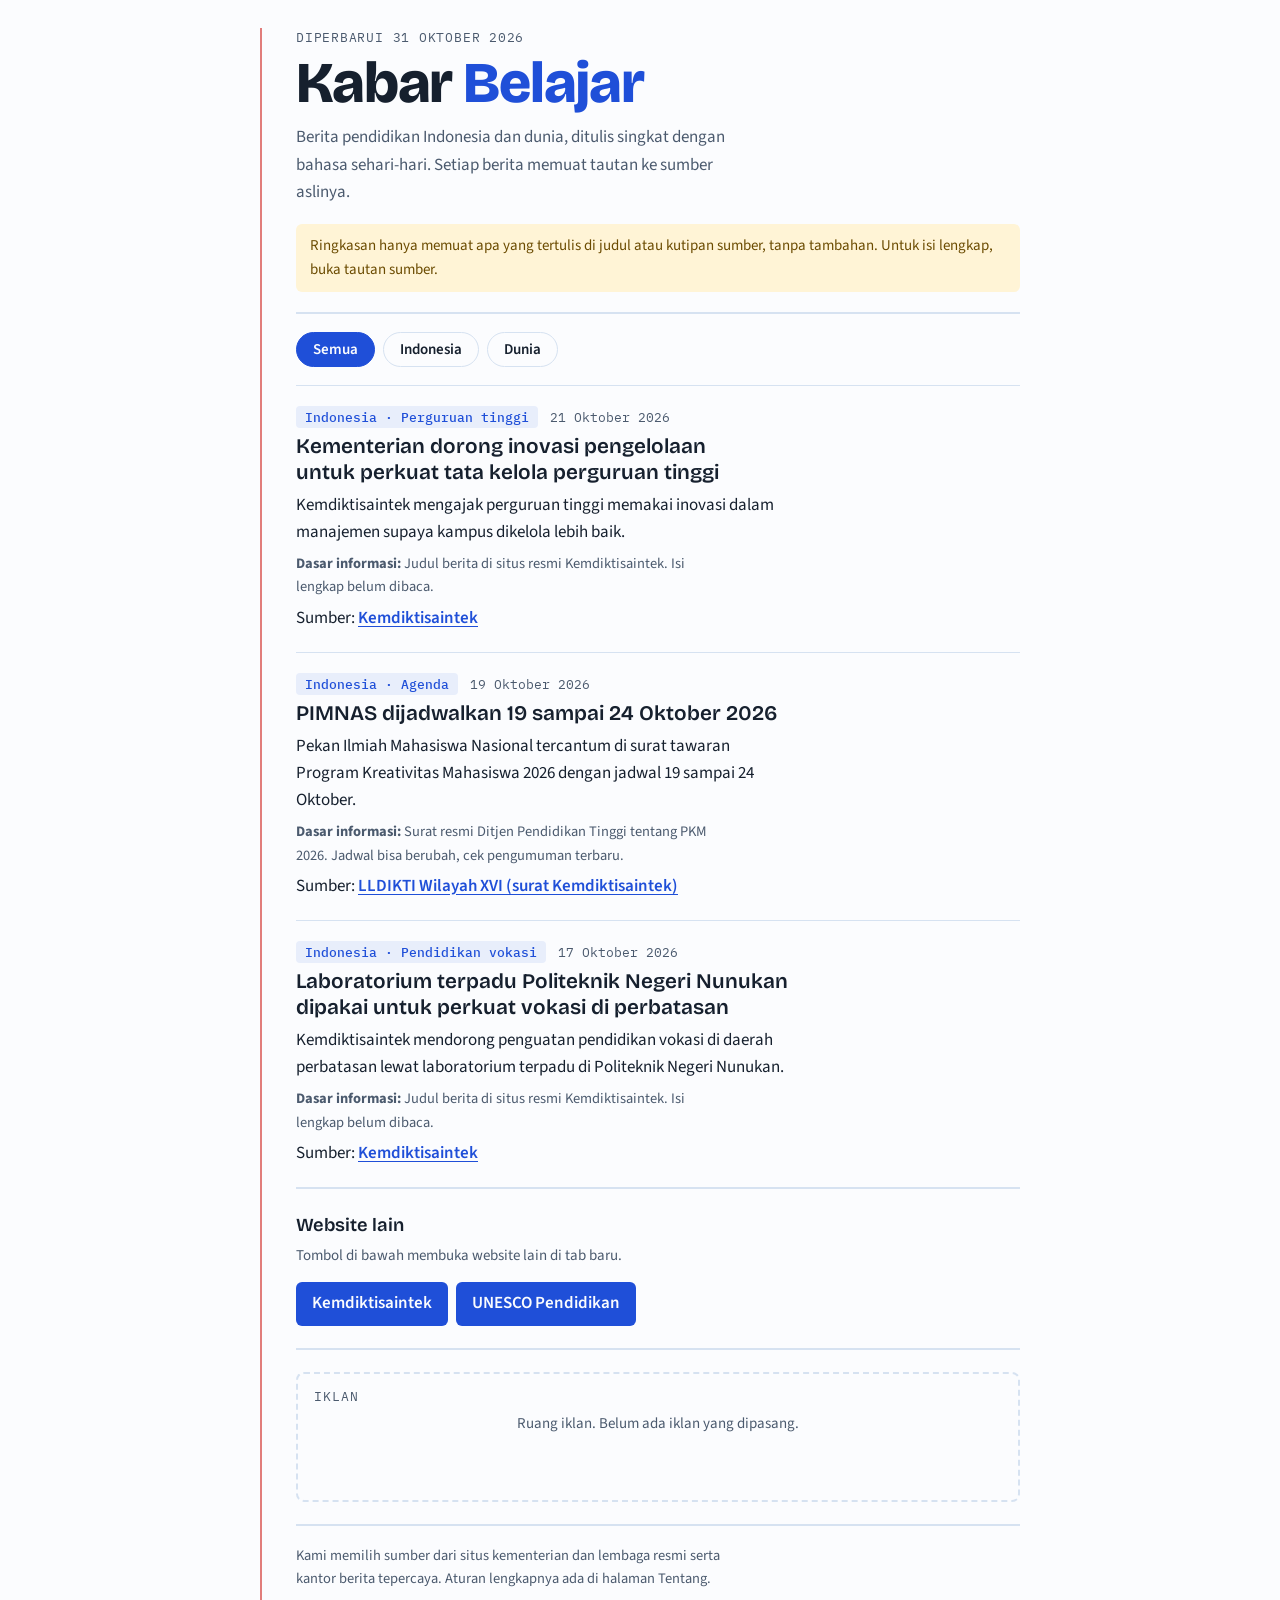
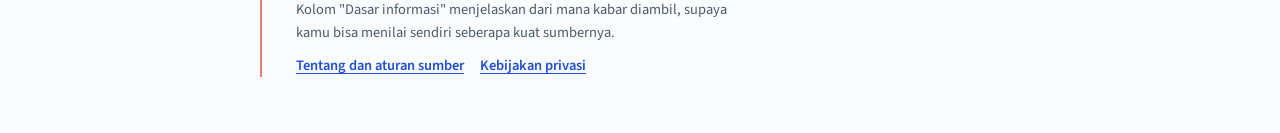
<file: index.html>
<!doctype html>
<html lang="id">
<head>
<meta charset="utf-8">
<meta name="viewport" content="width=device-width, initial-scale=1, viewport-fit=cover">
<title>Kabar Belajar</title>
<meta name="description" content="Berita pendidikan Indonesia dan dunia dengan bahasa mudah dan tautan ke sumber asli.">
<link rel="stylesheet" href="https://fonts.googleapis.com/css2?family=Bricolage+Grotesque:opsz,wght@12..96,600;12..96,800&family=Source+Sans+3:wght@400;600&family=IBM+Plex+Mono:wght@400;500&display=swap">
<link rel="stylesheet" href="gaya.css">

<!-- IKLAN, LANGKAH 1: setelah AdSense menyetujui situsmu, hapus tanda komentar di bawah
     dan ganti ca-pub-XXXXXXXXXXXXXXXX dengan nomor penerbit (publisher ID) milikmu.
<script async src="https://pagead2.googlesyndication.com/pagead/js/adsbygoogle.js?client=ca-pub-XXXXXXXXXXXXXXXX" crossorigin="anonymous"></script>
-->
</head>
<body>
<div class="sheet">
  <header>
    <p class="edisi" id="edisi">Berita pendidikan</p>
    <h1><a href="./">Kabar <span>Belajar</span></a></h1>
    <p class="lead">Berita pendidikan Indonesia dan dunia, ditulis singkat dengan bahasa sehari-hari. Setiap berita memuat tautan ke sumber aslinya.</p>
    <p class="note">Ringkasan hanya memuat apa yang tertulis di judul atau kutipan sumber, tanpa tambahan. Untuk isi lengkap, buka tautan sumber.</p>
  </header>

  <nav class="filter" aria-label="Pilih kategori berita">
    <button type="button" data-f="semua" aria-pressed="true">Semua</button>
    <button type="button" data-f="Indonesia" aria-pressed="false">Indonesia</button>
    <button type="button" data-f="Dunia" aria-pressed="false">Dunia</button>
  </nav>

  <main class="list" id="list" aria-live="polite"><p class="kosong">Memuat berita…</p></main>

  <section class="blok" aria-labelledby="judul-tautan">
    <h3 id="judul-tautan">Website lain</h3>
    <p>Tombol di bawah membuka website lain di tab baru.</p>
    <ul class="links" id="links"></ul>
  </section>

  <section class="blok" aria-label="Iklan">
    <div class="iklan">
      <p class="label-iklan">Iklan</p>
      <!-- IKLAN, LANGKAH 2: tempel kode unit iklan dari AdSense di bawah ini,
           lalu hapus baris "iklan-kosong" di bawahnya. -->
      <div class="iklan-kosong">Ruang iklan. Belum ada iklan yang dipasang.</div>
    </div>
  </section>

  <footer>
    <p>Kami memilih sumber dari situs kementerian dan lembaga resmi serta kantor berita tepercaya. Aturan lengkapnya ada di halaman Tentang.</p>
    <p>Kolom "Dasar informasi" menjelaskan dari mana kabar diambil, supaya kamu bisa menilai sendiri seberapa kuat sumbernya.</p>
    <nav aria-label="Halaman lain">
      <a href="tentang.html">Tentang dan aturan sumber</a>
      <a href="kebijakan-privasi.html">Kebijakan privasi</a>
    </nav>
  </footer>
</div>

<script>
// Jumlah berita yang tampil untuk tiap pilihan. Ubah angka ini bila ingin lebih banyak.
var JUMLAH_BERITA = 3;

var BULAN = ["Januari","Februari","Maret","April","Mei","Juni","Juli","Agustus","September","Oktober","November","Desember"];
var semuaBerita = [];
var filterAktif = "semua";

function tanggal(iso) {
  var p = String(iso).split("-");
  if (p.length !== 3) { return ""; }
  return Number(p[2]) + " " + BULAN[Number(p[1]) - 1] + " " + p[0];
}
function amanUrl(u) {
  try { var x = new URL(u); return (x.protocol === "https:" || x.protocol === "http:") ? x.href : ""; } catch (e) { return ""; }
}
function el(nama, kelas, teks) {
  var e = document.createElement(nama);
  if (kelas) { e.className = kelas; }
  if (teks) { e.textContent = teks; }
  return e;
}
function gambar() {
  var kotak = document.getElementById("list");
  kotak.textContent = "";
  var items = semuaBerita
    .filter(function (b) { return filterAktif === "semua" || b.wilayah === filterAktif; })
    .sort(function (a, b) { return a.tgl < b.tgl ? 1 : -1; })
    .slice(0, JUMLAH_BERITA);
  if (!items.length) { kotak.appendChild(el("p", "kosong", "Belum ada berita untuk pilihan ini.")); return; }
  items.forEach(function (b) {
    var a = el("article");
    var meta = el("div", "meta");
    meta.appendChild(el("span", "chip", b.wilayah + " · " + (b.topik || "Pendidikan")));
    var t = el("time", "", tanggal(b.tgl)); t.setAttribute("datetime", b.tgl); meta.appendChild(t);
    a.appendChild(meta);
    a.appendChild(el("h2", "", b.judul));
    if (b.ringkas) { a.appendChild(el("p", "", b.ringkas)); }
    var dasar = el("p", "basis"); dasar.appendChild(el("strong", "", "Dasar informasi: ")); dasar.appendChild(document.createTextNode(b.dasar || "")); a.appendChild(dasar);
    var url = amanUrl(b.url);
    if (url) {
      var s = el("p", "src"); s.appendChild(document.createTextNode("Sumber: "));
      var l = el("a", "", b.sumber || url); l.href = url; l.target = "_blank"; l.rel = "noopener noreferrer"; s.appendChild(l);
      a.appendChild(s);
    }
    kotak.appendChild(a);
  });
}
function muatBerita() {
  fetch("berita.json", { cache: "no-cache" })
    .then(function (r) { if (!r.ok) { throw new Error(r.status); } return r.json(); })
    .then(function (d) {
      semuaBerita = d.berita || [];
      if (d.diperbarui) {
        var tgl = String(d.diperbarui).slice(0, 10);
        document.getElementById("edisi").textContent = "Diperbarui " + tanggal(tgl);
      }
      gambar();
    })
    .catch(function () {
      var kotak = document.getElementById("list");
      kotak.textContent = "";
      kotak.appendChild(el("p", "kosong", "Berita belum bisa dimuat. Coba muat ulang halaman ini nanti."));
    });
}
function muatTautan() {
  fetch("tautan.json", { cache: "no-cache" })
    .then(function (r) { return r.ok ? r.json() : []; })
    .then(function (daftar) {
      var ul = document.getElementById("links");
      daftar.forEach(function (t) {
        var url = amanUrl(t.url); if (!url || !t.nama) { return; }
        var li = document.createElement("li");
        var a = el("a", "linkbtn", t.nama); a.href = url; a.target = "_blank"; a.rel = "noopener noreferrer";
        li.appendChild(a); ul.appendChild(li);
      });
      if (!ul.children.length) { ul.closest("section").hidden = true; }
    })
    .catch(function () { document.getElementById("links").closest("section").hidden = true; });
}
document.querySelectorAll("nav.filter button").forEach(function (btn) {
  btn.addEventListener("click", function () {
    document.querySelectorAll("nav.filter button").forEach(function (o) { o.setAttribute("aria-pressed", String(o === btn)); });
    filterAktif = btn.getAttribute("data-f");
    gambar();
  });
});
muatBerita();
muatTautan();
</script>
</body>
</html>
</file>
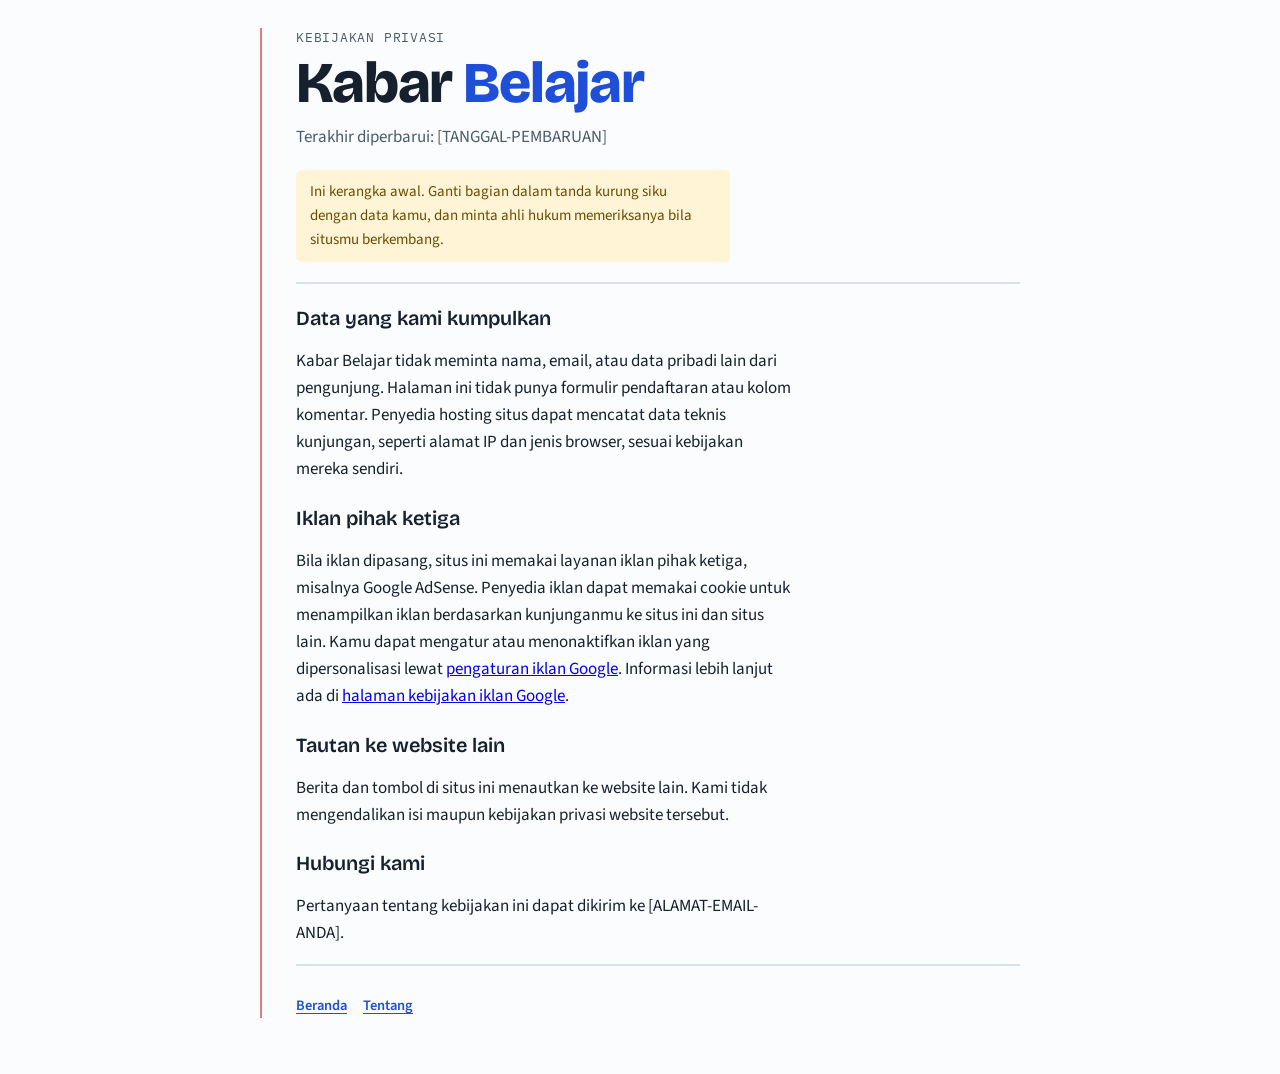
<file: kebijakan-privasi.html>
<!doctype html>
<html lang="id">
<head>
<meta charset="utf-8">
<meta name="viewport" content="width=device-width, initial-scale=1, viewport-fit=cover">
<title>Kebijakan Privasi Kabar Belajar</title>
<link rel="stylesheet" href="https://fonts.googleapis.com/css2?family=Bricolage+Grotesque:opsz,wght@12..96,600;12..96,800&family=Source+Sans+3:wght@400;600&family=IBM+Plex+Mono:wght@400;500&display=swap">
<link rel="stylesheet" href="gaya.css">
</head>
<body>
<div class="sheet halaman">
  <header>
    <p class="edisi">Kebijakan privasi</p>
    <h1><a href="./">Kabar <span>Belajar</span></a></h1>
    <p class="lead">Terakhir diperbarui: [TANGGAL-PEMBARUAN]</p>
    <p class="note">Ini kerangka awal. Ganti bagian dalam tanda kurung siku dengan data kamu, dan minta ahli hukum memeriksanya bila situsmu berkembang.</p>
  </header>

  <h2>Data yang kami kumpulkan</h2>
  <p>Kabar Belajar tidak meminta nama, email, atau data pribadi lain dari pengunjung. Halaman ini tidak punya formulir pendaftaran atau kolom komentar. Penyedia hosting situs dapat mencatat data teknis kunjungan, seperti alamat IP dan jenis browser, sesuai kebijakan mereka sendiri.</p>

  <h2>Iklan pihak ketiga</h2>
  <p>Bila iklan dipasang, situs ini memakai layanan iklan pihak ketiga, misalnya Google AdSense. Penyedia iklan dapat memakai cookie untuk menampilkan iklan berdasarkan kunjunganmu ke situs ini dan situs lain. Kamu dapat mengatur atau menonaktifkan iklan yang dipersonalisasi lewat <a href="https://adssettings.google.com" rel="noopener noreferrer">pengaturan iklan Google</a>. Informasi lebih lanjut ada di <a href="https://policies.google.com/technologies/ads" rel="noopener noreferrer">halaman kebijakan iklan Google</a>.</p>

  <h2>Tautan ke website lain</h2>
  <p>Berita dan tombol di situs ini menautkan ke website lain. Kami tidak mengendalikan isi maupun kebijakan privasi website tersebut.</p>

  <h2>Hubungi kami</h2>
  <p>Pertanyaan tentang kebijakan ini dapat dikirim ke [ALAMAT-EMAIL-ANDA].</p>

  <footer>
    <nav aria-label="Halaman lain">
      <a href="./">Beranda</a>
      <a href="tentang.html">Tentang</a>
    </nav>
  </footer>
</div>
</body>
</html>
</file>
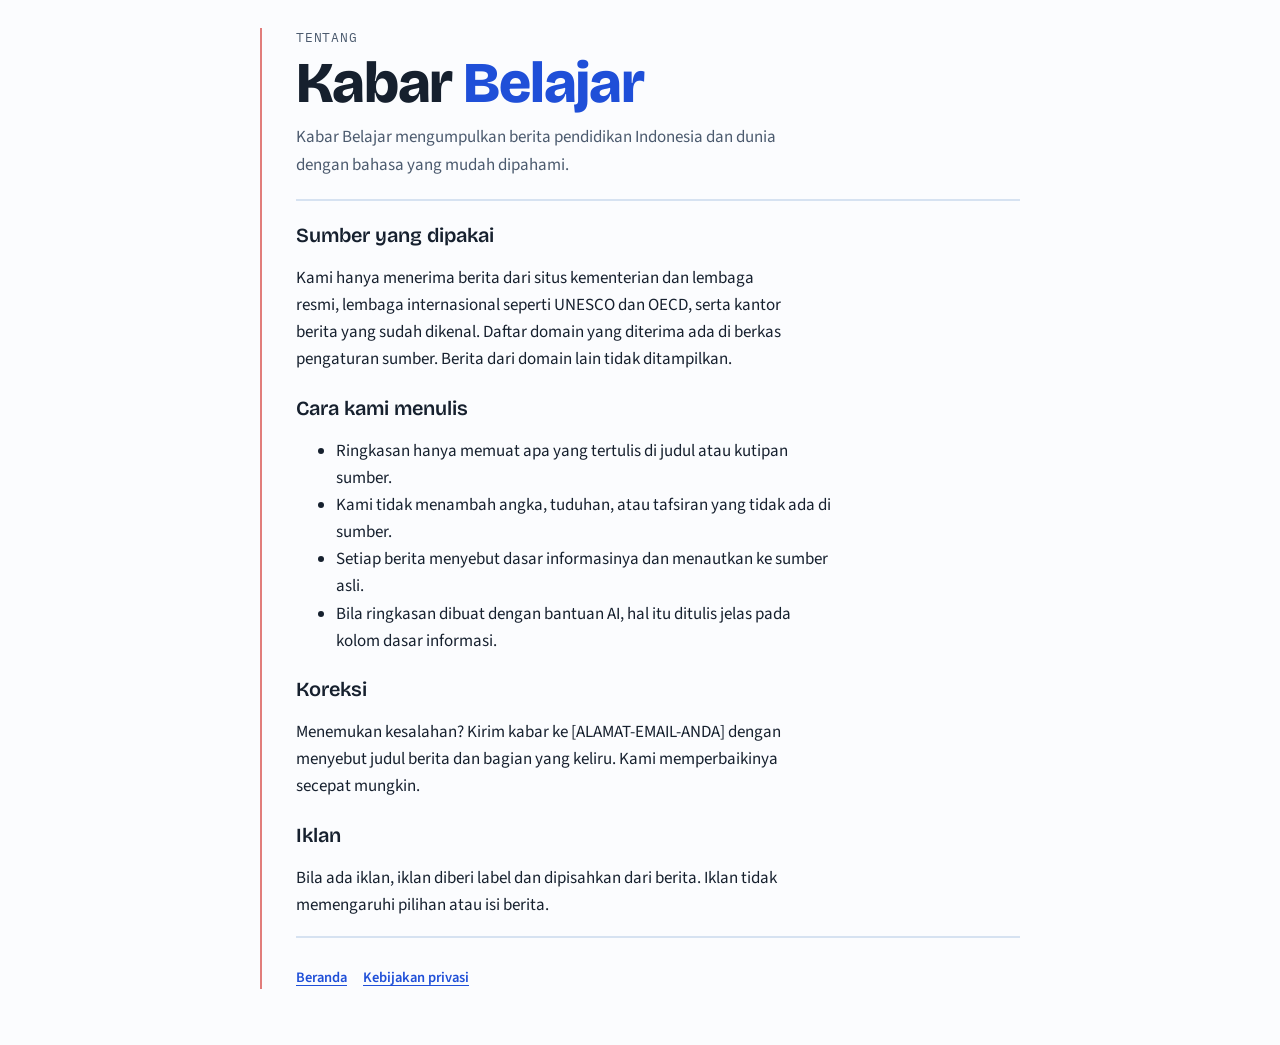
<file: tentang.html>
<!doctype html>
<html lang="id">
<head>
<meta charset="utf-8">
<meta name="viewport" content="width=device-width, initial-scale=1, viewport-fit=cover">
<title>Tentang Kabar Belajar</title>
<link rel="stylesheet" href="https://fonts.googleapis.com/css2?family=Bricolage+Grotesque:opsz,wght@12..96,600;12..96,800&family=Source+Sans+3:wght@400;600&family=IBM+Plex+Mono:wght@400;500&display=swap">
<link rel="stylesheet" href="gaya.css">
</head>
<body>
<div class="sheet halaman">
  <header>
    <p class="edisi">Tentang</p>
    <h1><a href="./">Kabar <span>Belajar</span></a></h1>
    <p class="lead">Kabar Belajar mengumpulkan berita pendidikan Indonesia dan dunia dengan bahasa yang mudah dipahami.</p>
  </header>

  <h2>Sumber yang dipakai</h2>
  <p>Kami hanya menerima berita dari situs kementerian dan lembaga resmi, lembaga internasional seperti UNESCO dan OECD, serta kantor berita yang sudah dikenal. Daftar domain yang diterima ada di berkas pengaturan sumber. Berita dari domain lain tidak ditampilkan.</p>

  <h2>Cara kami menulis</h2>
  <ul>
    <li>Ringkasan hanya memuat apa yang tertulis di judul atau kutipan sumber.</li>
    <li>Kami tidak menambah angka, tuduhan, atau tafsiran yang tidak ada di sumber.</li>
    <li>Setiap berita menyebut dasar informasinya dan menautkan ke sumber asli.</li>
    <li>Bila ringkasan dibuat dengan bantuan AI, hal itu ditulis jelas pada kolom dasar informasi.</li>
  </ul>

  <h2>Koreksi</h2>
  <p>Menemukan kesalahan? Kirim kabar ke [ALAMAT-EMAIL-ANDA] dengan menyebut judul berita dan bagian yang keliru. Kami memperbaikinya secepat mungkin.</p>

  <h2>Iklan</h2>
  <p>Bila ada iklan, iklan diberi label dan dipisahkan dari berita. Iklan tidak memengaruhi pilihan atau isi berita.</p>

  <footer>
    <nav aria-label="Halaman lain">
      <a href="./">Beranda</a>
      <a href="kebijakan-privasi.html">Kebijakan privasi</a>
    </nav>
  </footer>
</div>
</body>
</html>
</file>
<file: gaya.css>
/* Kabar Belajar: halaman buku tulis bergaris. Garis margin merah, garis biru tipis. */
:root {
  --paper: #fbfcfe;
  --ink: #16202e;
  --ink-soft: #4b5a6e;
  --rule: #d6e2f1;
  --margin: #d9534f;
  --blue: #1f4fd8;
  --chip-bg: #e8eefb;
  --warn-bg: #fff4d6;
  --warn-ink: #6b4b00;
  --font-display: "Bricolage Grotesque", "Trebuchet MS", system-ui, sans-serif;
  --font-body: "Source Sans 3", system-ui, -apple-system, "Segoe UI", sans-serif;
  --font-mono: "IBM Plex Mono", ui-monospace, Menlo, monospace;
}
@media (prefers-color-scheme: dark) {
  :root:not([data-theme="light"]) {
    --paper: #0f1622; --ink: #e8edf5; --ink-soft: #9fb0c6; --rule: #22304a;
    --margin: #ff7a73; --blue: #8fb0ff; --chip-bg: #1a2640;
    --warn-bg: #3a2f10; --warn-ink: #f3d98a; color-scheme: dark;
  }
}
* { box-sizing: border-box; }
body {
  margin: 0; background: var(--paper); color: var(--ink);
  font-family: var(--font-body); font-size: 17px; line-height: 1.6;
  padding-block: 28px 56px;
  padding-left: max(16px, env(safe-area-inset-left, 0px));
  padding-right: max(16px, env(safe-area-inset-right, 0px));
}
.sheet { max-width: 760px; margin: 0 auto; position: relative; padding-left: clamp(0px, 4vw, 36px); }
.sheet::before { content: ""; position: absolute; left: 0; top: 0; bottom: 0; width: 2px; background: var(--margin); opacity: .75; }
@media (max-width: 520px) { .sheet::before { display: none; } }
header { padding-bottom: 20px; border-bottom: 2px solid var(--rule); }
.edisi { font-family: var(--font-mono); font-size: 13px; letter-spacing: .06em; text-transform: uppercase; color: var(--ink-soft); margin: 0 0 6px; }
h1 { font-family: var(--font-display); font-weight: 800; font-size: clamp(2.4rem, 8vw, 3.6rem); line-height: 1; letter-spacing: -.02em; margin: 0 0 12px; text-wrap: balance; }
h1 a { color: inherit; text-decoration: none; }
h1 span { color: var(--blue); }
.lead { margin: 0; max-width: 56ch; color: var(--ink-soft); }
.note { margin: 18px 0 0; padding: 10px 14px; background: var(--warn-bg); color: var(--warn-ink); font-size: 15px; border-radius: 6px; }
nav.filter { display: flex; flex-wrap: wrap; gap: 8px; padding-block: 18px; }
nav.filter button { font: 600 15px var(--font-body); color: var(--ink); background: transparent; border: 1.5px solid var(--rule); border-radius: 999px; padding: 6px 16px; cursor: pointer; }
nav.filter button[aria-pressed="true"] { background: var(--blue); border-color: var(--blue); color: var(--paper); }
button:focus-visible, a:focus-visible { outline: 3px solid var(--blue); outline-offset: 2px; }
.list { display: flex; flex-direction: column; min-height: 6rem; }
article { padding-block: 20px; border-top: 1.5px solid var(--rule); display: grid; gap: 6px; }
.meta { display: flex; flex-wrap: wrap; gap: 8px 12px; align-items: center; font-family: var(--font-mono); font-size: 12.5px; color: var(--ink-soft); }
.chip { background: var(--chip-bg); color: var(--blue); padding: 1px 9px; border-radius: 4px; font-weight: 500; }
h2 { font-family: var(--font-display); font-weight: 600; font-size: 1.3rem; line-height: 1.25; margin: 0; text-wrap: balance; }
article p { margin: 0; max-width: 62ch; }
.basis { font-size: 14.5px; color: var(--ink-soft); }
.src a { color: var(--blue); font-weight: 600; text-underline-offset: 3px; }
.kosong { color: var(--ink-soft); padding-block: 20px; }
section.blok { padding-block: 22px; border-top: 2px solid var(--rule); }
section.blok h3 { font-family: var(--font-display); font-weight: 600; font-size: 1.15rem; margin: 0 0 4px; }
section.blok > p { margin: 0 0 14px; color: var(--ink-soft); font-size: 15px; max-width: 62ch; }
.links { display: flex; flex-wrap: wrap; gap: 8px; margin: 0; padding: 0; list-style: none; }
.linkbtn { display: inline-block; padding: 8px 16px; background: var(--blue); color: var(--paper); font-weight: 600; text-decoration: none; border-radius: 6px; overflow-wrap: anywhere; }
.iklan { border: 2px dashed var(--rule); border-radius: 8px; padding: 12px 16px 16px; min-height: 130px; display: grid; gap: 6px; align-content: start; }
.iklan .label-iklan { font-family: var(--font-mono); font-size: 12.5px; letter-spacing: .08em; text-transform: uppercase; color: var(--ink-soft); margin: 0; }
.iklan .iklan-kosong { color: var(--ink-soft); font-size: 15px; align-self: center; text-align: center; }
footer { border-top: 2px solid var(--rule); padding-top: 18px; font-size: 14.5px; color: var(--ink-soft); }
footer p { margin: 0 0 8px; max-width: 62ch; }
footer nav { display: flex; flex-wrap: wrap; gap: 4px 16px; margin-top: 10px; }
footer a { color: var(--blue); font-weight: 600; text-underline-offset: 3px; }
.halaman h2 { font-size: 1.25rem; margin-top: 22px; }
.halaman p, .halaman li { max-width: 62ch; }
</file>
